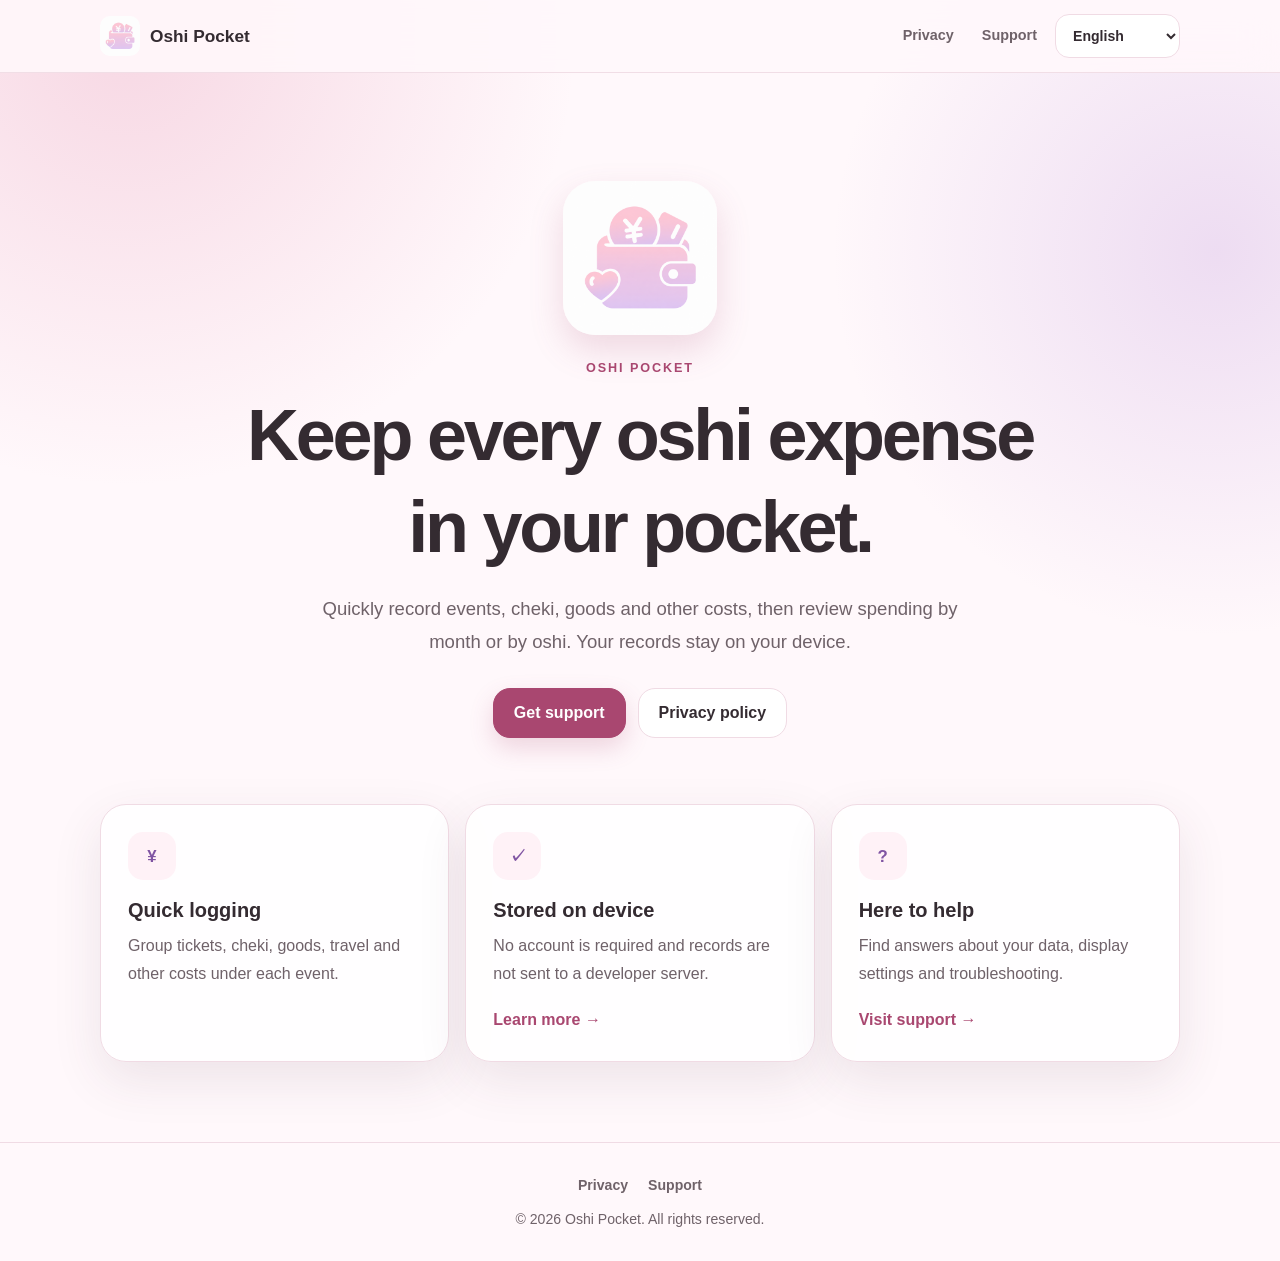
<file: index.html>
<!doctype html>
<html lang="ja" data-language="ja">
<head>
  <meta charset="utf-8"><meta name="viewport" content="width=device-width, initial-scale=1, viewport-fit=cover"><meta name="theme-color" content="#fff8fb">
  <meta name="description" content="Oshi Pocket official privacy and support information."><title>Oshi Pocket</title>
  <link rel="stylesheet" href="styles.css"><script defer src="site.js"></script>
</head>
<body>
  <header class="site-header"><nav class="nav" aria-label="Primary navigation"><a class="brand" href="index.html"><img class="brand-logo" src="app-icon.png" alt=""> Oshi Pocket</a><div class="nav-actions"><a class="nav-link" href="privacy.html"><span data-lang="ja">プライバシー</span><span data-lang="zh-hk">私隱</span><span data-lang="en">Privacy</span></a><a class="nav-link" href="support.html"><span data-lang="ja">サポート</span><span data-lang="zh-hk">支援</span><span data-lang="en">Support</span></a><select class="lang-select" data-language-select aria-label="Language"><option value="ja">日本語</option><option value="zh-hk">繁體中文</option><option value="en">English</option></select></div></nav></header>
  <main>
    <section class="hero"><img class="hero-logo" src="app-icon.png" alt="Oshi Pocket app icon"><p class="eyebrow">Oshi Pocket</p>
      <div data-lang="ja"><h1>推し活の支出を、<br>すっきり記録。</h1><p class="hero-copy">現場、チェキ、グッズなどの支出をすばやく記録し、月別・推し別に振り返れる端末内管理アプリです。</p></div>
      <div data-lang="zh-hk"><h1>每一筆推活開支，<br>清楚掌握。</h1><p class="hero-copy">快速記錄現場、チェキ及周邊等開支，再按月份及推し整理回顧。所有記錄均保存在你嘅裝置內。</p></div>
      <div data-lang="en"><h1>Keep every oshi expense<br>in your pocket.</h1><p class="hero-copy">Quickly record events, cheki, goods and other costs, then review spending by month or by oshi. Your records stay on your device.</p></div>
      <div class="hero-actions"><a class="button" href="support.html"><span data-lang="ja">サポートを見る</span><span data-lang="zh-hk">查看支援</span><span data-lang="en">Get support</span></a><a class="button secondary" href="privacy.html"><span data-lang="ja">プライバシーポリシー</span><span data-lang="zh-hk">私隱政策</span><span data-lang="en">Privacy policy</span></a></div>
    </section>
    <section class="cards" aria-label="Information">
      <article class="card"><div class="card-mark" aria-hidden="true">¥</div><h2><span data-lang="ja">かんたん記録</span><span data-lang="zh-hk">快速記錄</span><span data-lang="en">Quick logging</span></h2><p><span data-lang="ja">現場ごとのチケット、チェキ、グッズ、交通費などをまとめて管理できます。</span><span data-lang="zh-hk">按每個現場整理門票、チェキ、周邊、交通等開支。</span><span data-lang="en">Group tickets, cheki, goods, travel and other costs under each event.</span></p></article>
      <article class="card"><div class="card-mark" aria-hidden="true">✓</div><h2><span data-lang="ja">端末内で保存</span><span data-lang="zh-hk">資料留喺裝置</span><span data-lang="en">Stored on device</span></h2><p><span data-lang="ja">アカウント登録やサーバーへの記録送信はありません。</span><span data-lang="zh-hk">毋須建立帳戶，記錄亦唔會傳送到開發者伺服器。</span><span data-lang="en">No account is required and records are not sent to a developer server.</span></p><a href="privacy.html"><span data-lang="ja">詳しく見る →</span><span data-lang="zh-hk">了解詳情 →</span><span data-lang="en">Learn more →</span></a></article>
      <article class="card"><div class="card-mark" aria-hidden="true">?</div><h2><span data-lang="ja">困ったときに</span><span data-lang="zh-hk">需要協助</span><span data-lang="en">Here to help</span></h2><p><span data-lang="ja">データ、表示設定、トラブルについての回答をご案内します。</span><span data-lang="zh-hk">查看資料、顯示設定及疑難排解嘅常見答案。</span><span data-lang="en">Find answers about your data, display settings and troubleshooting.</span></p><a href="support.html"><span data-lang="ja">サポートへ →</span><span data-lang="zh-hk">前往支援 →</span><span data-lang="en">Visit support →</span></a></article>
    </section>
  </main>
  <footer class="site-footer"><div class="footer-links"><a href="privacy.html">Privacy</a><a href="support.html">Support</a></div><div>© 2026 Oshi Pocket. All rights reserved.</div></footer>
</body>
</html>
</file>
<file: styles.css>
:root {
  color-scheme: light;
  --bg: #fff8fb;
  --surface: #ffffff;
  --surface-soft: #fff2f7;
  --ink: #342b31;
  --muted: #6f6269;
  --line: #f0dbe4;
  --brand: #a94770;
  --brand-2: #8055a3;
  --shadow: 0 18px 50px rgba(82, 49, 70, 0.10);
}

* { box-sizing: border-box; }
html { scroll-behavior: smooth; }
body {
  margin: 0;
  min-height: 100vh;
  background: radial-gradient(circle at 10% 3%, rgba(232,154,183,.34), transparent 28rem), radial-gradient(circle at 95% 20%, rgba(185,138,215,.25), transparent 24rem), var(--bg);
  color: var(--ink);
  font-family: -apple-system, BlinkMacSystemFont, "Segoe UI", "Hiragino Kaku Gothic ProN", "Yu Gothic", "Noto Sans CJK TC", sans-serif;
  line-height: 1.75;
  -webkit-font-smoothing: antialiased;
}
a { color: inherit; }
button, a { -webkit-tap-highlight-color: transparent; }
.site-header { position: sticky; top: 0; z-index: 10; border-bottom: 1px solid rgba(240,219,228,.9); background: rgba(255,248,251,.9); backdrop-filter: blur(18px); }
.nav { width: min(1080px, calc(100% - 36px)); min-height: 72px; margin: 0 auto; display: flex; align-items: center; justify-content: space-between; gap: 16px; }
.brand { display: inline-flex; align-items: center; gap: 10px; color: var(--ink); text-decoration: none; font-size: 1.08rem; font-weight: 850; white-space: nowrap; }
.brand-logo { display: block; width: 40px; height: 40px; object-fit: contain; border-radius: 10px; }
.nav-actions { display: flex; align-items: center; gap: 8px; }
.nav-link { display: none; min-height: 44px; padding: 9px 10px; color: var(--muted); text-decoration: none; font-size: .9rem; font-weight: 750; }
.lang-select { min-height: 44px; padding: 0 34px 0 13px; border: 1px solid var(--line); border-radius: 14px; background: var(--surface); color: var(--ink); font: inherit; font-size: .88rem; font-weight: 750; }
main { width: min(1080px, calc(100% - 36px)); margin: 0 auto; }
.hero { padding: clamp(58px, 9vw, 108px) 0 50px; text-align: center; }
.hero-logo { display: block; width: clamp(112px, 25vw, 154px); height: auto; margin: 0 auto 22px; border-radius: 32px; box-shadow: 0 15px 34px rgba(169,71,112,.18); }
.eyebrow { margin: 0 0 10px; color: var(--brand); font-size: .79rem; font-weight: 850; letter-spacing: .15em; text-transform: uppercase; }
h1, h2, h3 { line-height: 1.28; }
h1 { margin: 0; font-size: clamp(2.3rem, 7vw, 4.5rem); letter-spacing: -.045em; }
.hero-copy { max-width: 660px; margin: 20px auto 0; color: var(--muted); font-size: clamp(1rem, 2.3vw, 1.16rem); }
.hero-actions { display: flex; flex-wrap: wrap; justify-content: center; gap: 12px; margin-top: 30px; }
.button { display: inline-flex; min-height: 50px; align-items: center; justify-content: center; padding: 0 20px; border: 1px solid var(--brand); border-radius: 17px; background: var(--brand); color: white; text-decoration: none; font-weight: 800; box-shadow: 0 10px 24px rgba(169,71,112,.2); }
.button.secondary { border-color: var(--line); background: var(--surface); color: var(--ink); box-shadow: none; }
.cards { display: grid; grid-template-columns: 1fr; gap: 16px; padding: 16px 0 80px; }
.card { padding: 27px; border: 1px solid var(--line); border-radius: 26px; background: rgba(255,255,255,.9); box-shadow: var(--shadow); }
.card-mark { display: grid; width: 48px; height: 48px; place-items: center; border-radius: 15px; background: var(--surface-soft); color: var(--brand-2); font-size: 1.05rem; font-weight: 900; }
.card h2 { margin: 18px 0 8px; font-size: 1.25rem; }
.card p { margin: 0; color: var(--muted); }
.card a { display: inline-block; margin-top: 18px; color: var(--brand); font-weight: 800; text-decoration: none; }
.document { max-width: 800px; margin: 0 auto; padding: 66px 0 90px; }
.document-header { padding-bottom: 30px; border-bottom: 1px solid var(--line); }
.document h1 { font-size: clamp(2rem, 6vw, 3.2rem); }
.updated { margin-top: 12px; color: var(--muted); font-size: .91rem; }
.document section { padding: 27px 0; border-bottom: 1px solid var(--line); }
.document h2 { margin: 0 0 12px; font-size: 1.28rem; }
.document p { margin: 0 0 13px; }
.document ul { margin: 10px 0 0; padding-left: 1.35rem; }
.document li + li { margin-top: 7px; }
.notice { padding: 20px; border: 1px solid #ead7e1; border-radius: 19px; background: var(--surface-soft); }
.contact-box { margin-top: 18px; padding: 22px; border-radius: 20px; background: var(--brand-2); color: white; }
.contact-box a { color: white; font-weight: 800; }
.faq details { padding: 17px 0; border-bottom: 1px solid var(--line); }
.faq summary { cursor: pointer; font-weight: 800; }
.faq details p { margin: 10px 0 0; color: var(--muted); }
.site-footer { padding: 30px 18px calc(30px + env(safe-area-inset-bottom)); border-top: 1px solid var(--line); color: var(--muted); text-align: center; font-size: .88rem; }
.footer-links { display: flex; justify-content: center; flex-wrap: wrap; gap: 20px; margin-bottom: 9px; }
.footer-links a { text-decoration: none; font-weight: 700; }
[data-lang] { display: none; }
html[data-language="ja"] [data-lang="ja"], html[data-language="zh-hk"] [data-lang="zh-hk"], html[data-language="en"] [data-lang="en"] { display: revert; }
:focus-visible { outline: 3px solid rgba(128,85,163,.5); outline-offset: 3px; }
@media (min-width: 700px) { .nav-link { display: inline-flex; align-items: center; } .cards { grid-template-columns: repeat(3,1fr); } }
@media (prefers-reduced-motion: reduce) { html { scroll-behavior: auto; } *,*::before,*::after { animation-duration: .01ms !important; transition-duration: .01ms !important; } }
</file>
